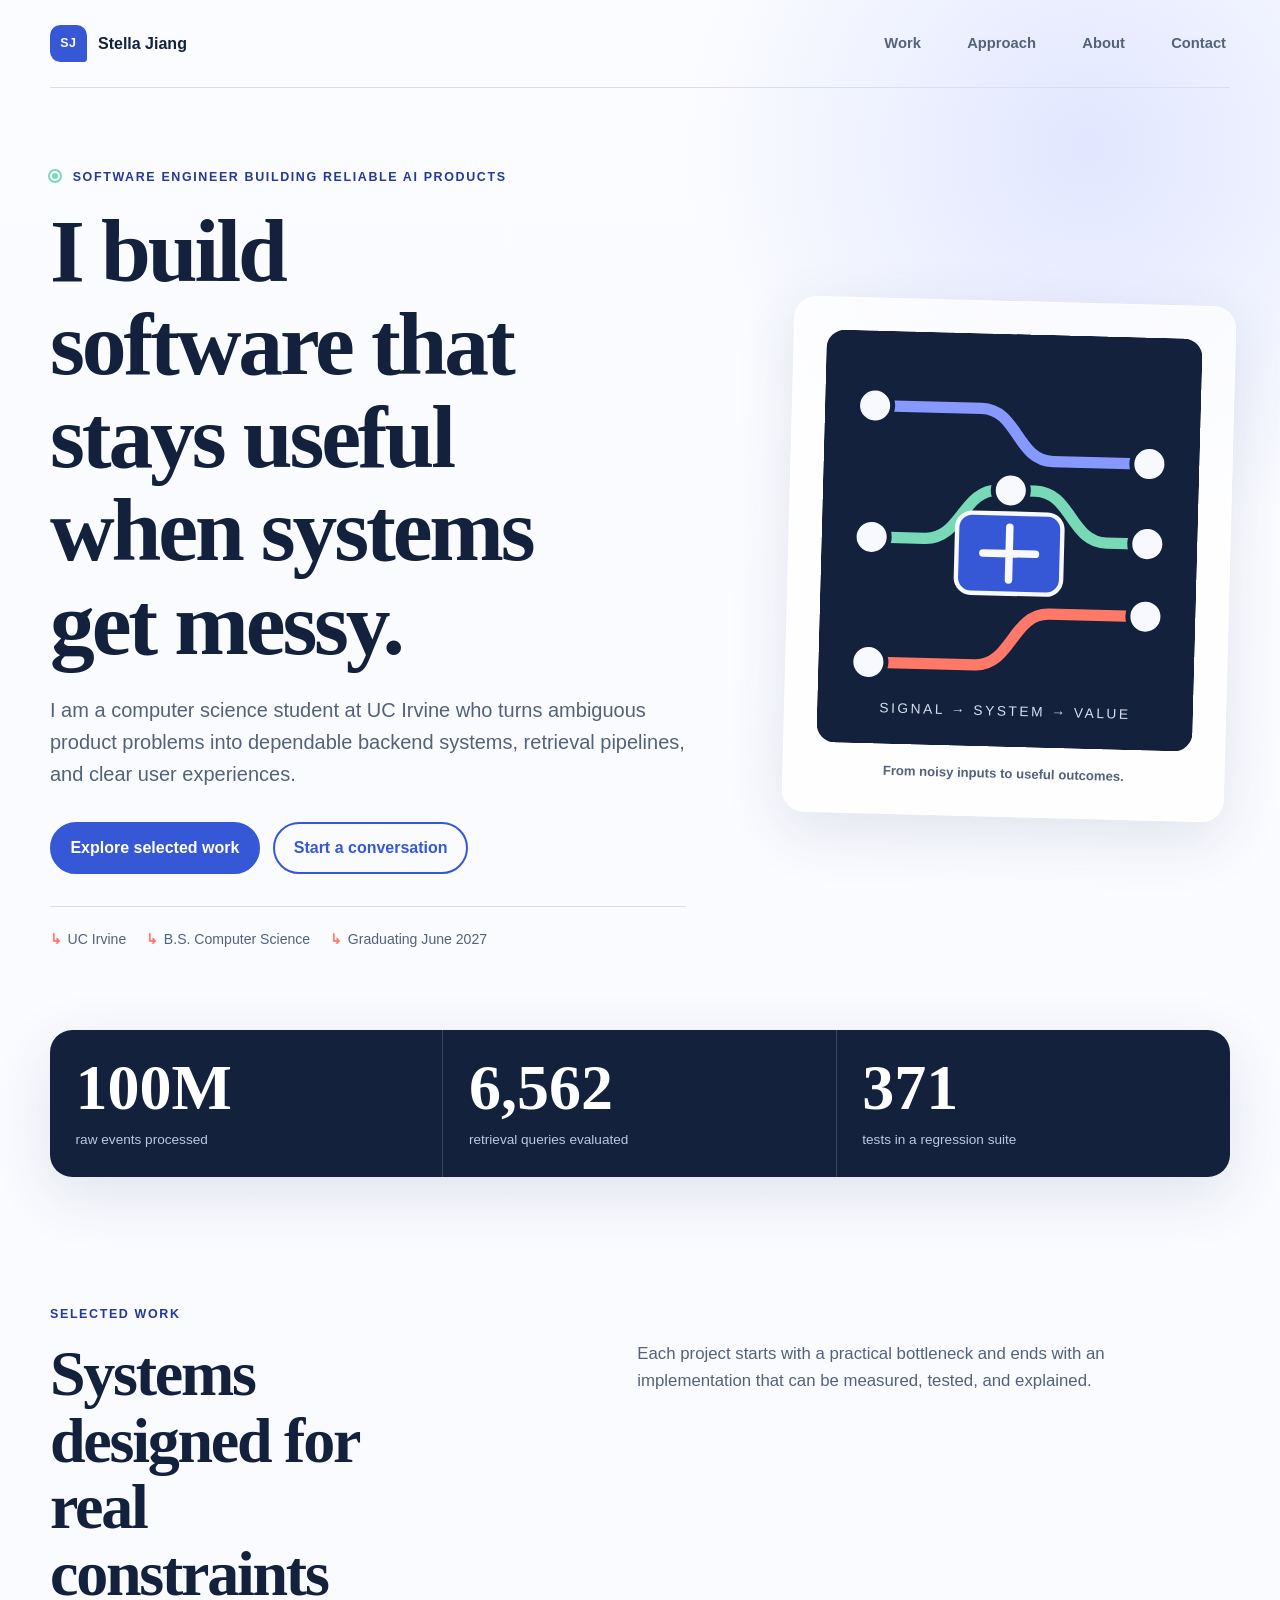
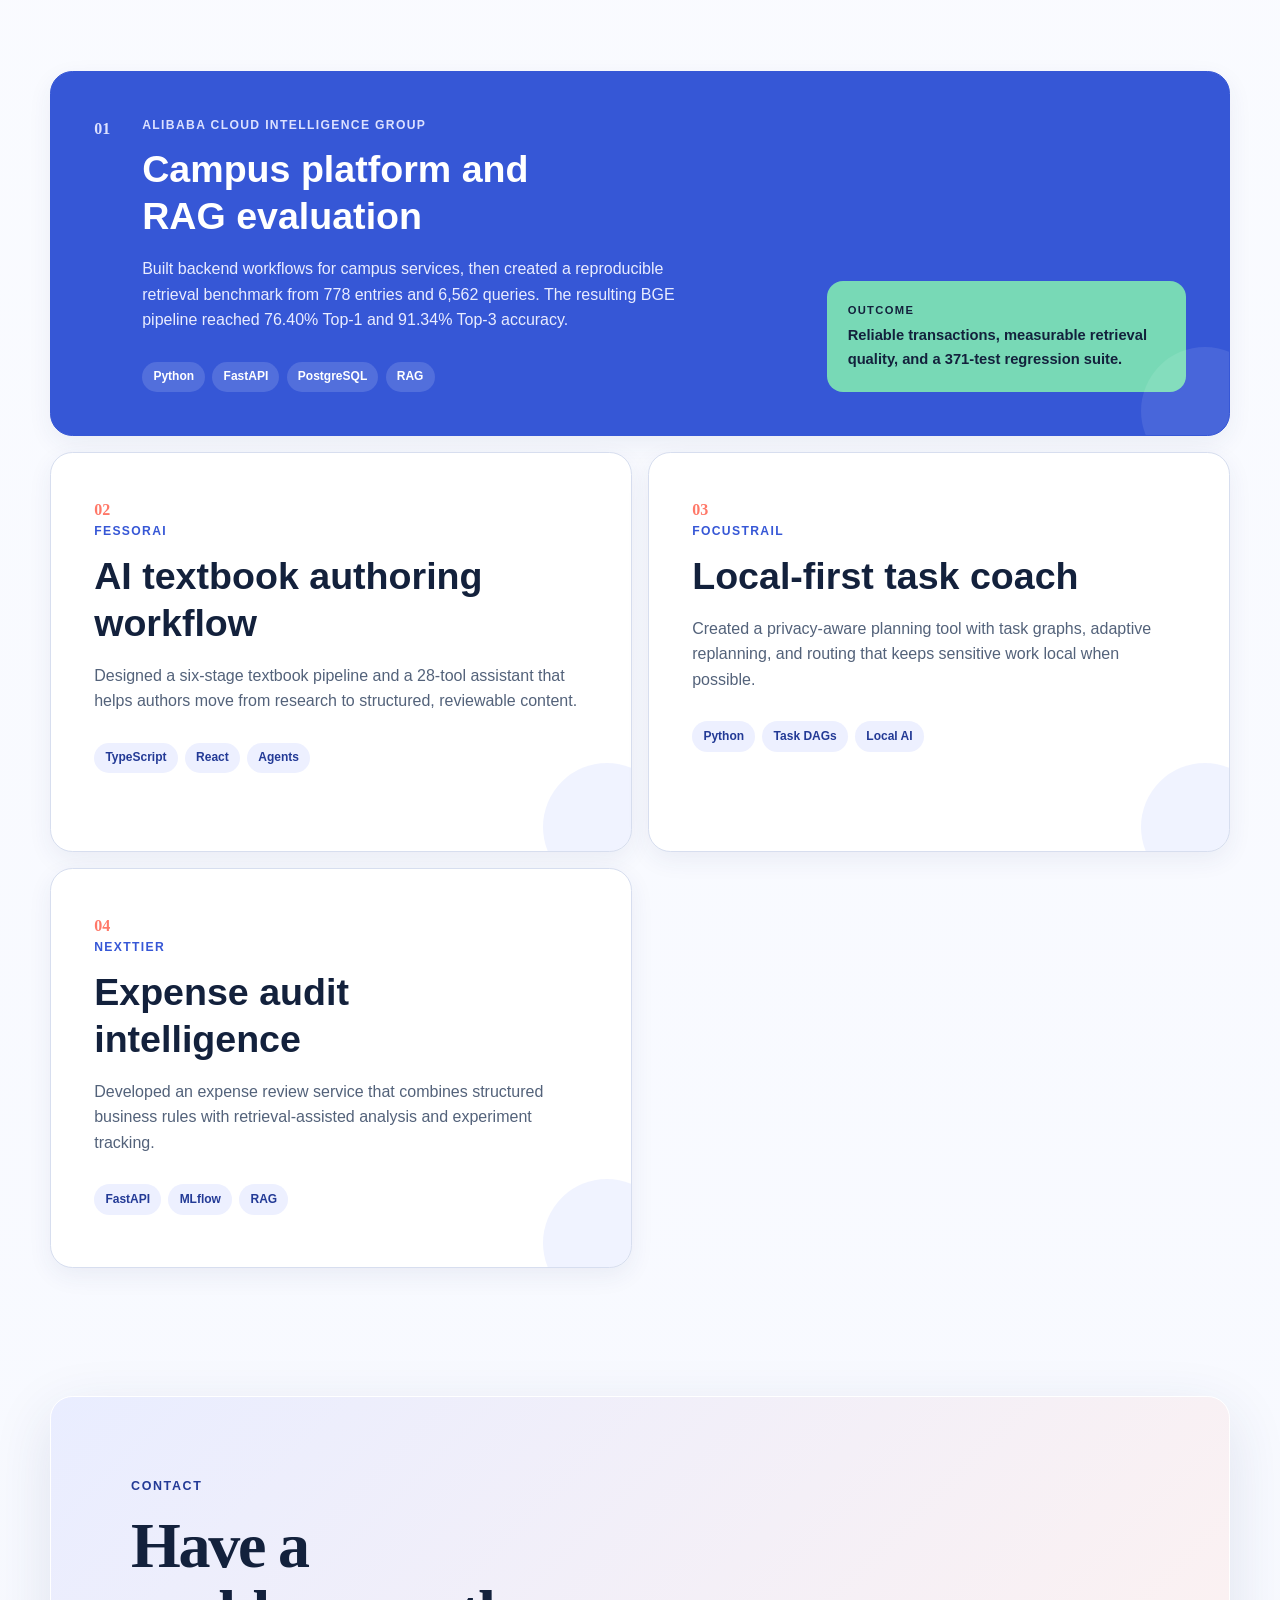
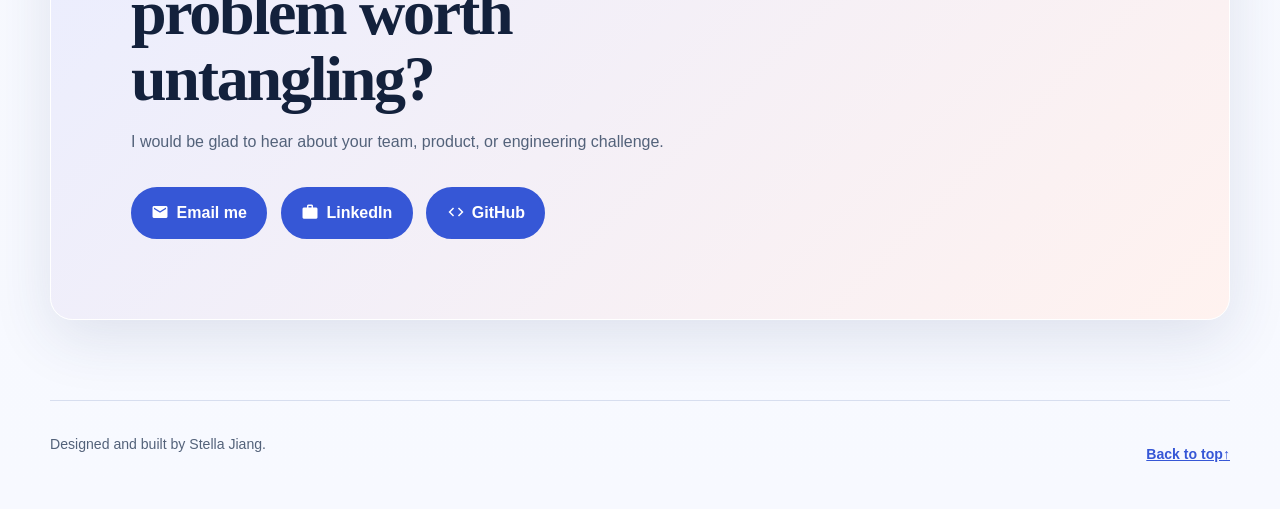
<file: index.html>
<!doctype html>
<html lang="en">
<head>
  <meta charset="utf-8">
  <meta name="viewport" content="width=device-width, initial-scale=1">
  <meta name="author" content="Stella (Yuxuan) Jiang">
  <meta name="description" content="Stella Jiang's software engineering portfolio, featuring reliable AI systems, backend platforms, and thoughtful product engineering.">
  <title>Stella Jiang | Software Engineer</title>
  <link rel="stylesheet" href="https://fonts.googleapis.com/icon?family=Material+Icons">
  <link rel="stylesheet" href="styles.css">
</head>
<body>
  <a class="skip-link" href="#main-content">Skip to main content</a>

  <!-- Shared navigation keeps the two-page portfolio easy to scan. -->
  <header class="site-header">
    <a class="brand" href="index.html" aria-label="Stella Jiang, home" aria-current="page">
      <span class="brand-mark" aria-hidden="true">SJ</span>
      <span>Stella Jiang</span>
    </a>
    <nav aria-label="Primary navigation">
      <ul class="nav-list">
        <li><a href="projects.html">Work</a></li>
        <li><a href="approach.html">Approach</a></li>
        <li><a href="about.html">About</a></li>
        <li><a href="#contact">Contact</a></li>
      </ul>
    </nav>
  </header>

  <main id="main-content">
    <!-- The hero introduces the engineering focus and its visual signal metaphor. -->
    <section class="hero" id="top" aria-labelledby="hero-title">
      <div class="hero-copy">
        <p class="eyebrow"><span class="status-dot" aria-hidden="true"></span> Software engineer building reliable AI products</p>
        <h1 id="hero-title">I build software that stays useful when systems get messy.</h1>
        <p class="hero-intro">I am a computer science student at UC Irvine who turns ambiguous product problems into dependable backend systems, retrieval pipelines, and clear user experiences.</p>
        <div class="hero-actions">
          <a class="button button-primary" href="projects.html">Explore selected work</a>
          <a class="button button-secondary" href="#contact">Start a conversation</a>
        </div>
        <ul class="quick-facts" aria-label="Quick facts">
          <li>UC Irvine</li>
          <li>B.S. Computer Science</li>
          <li>Graduating June 2027</li>
        </ul>
      </div>
      <figure class="hero-visual">
        <img src="assets/system-signal.svg" alt="A stylized software pipeline moving from raw signals through an engineering system to a dependable product.">
        <figcaption>From noisy inputs to useful outcomes.</figcaption>
      </figure>
    </section>

    <!-- Outcome metrics give recruiters quick, verifiable project context. -->
    <section class="proof-strip" aria-label="Selected engineering outcomes">
      <div><strong>100M</strong><span>raw events processed</span></div>
      <div><strong>6,562</strong><span>retrieval queries evaluated</span></div>
      <div><strong>371</strong><span>tests in a regression suite</span></div>
    </section>

    <!-- Project summaries lead into the detailed case-study page. -->
    <section class="section" id="work" aria-labelledby="work-title">
      <div class="section-heading">
        <p class="eyebrow">Selected work</p>
        <h2 id="work-title">Systems designed for real constraints</h2>
        <p>Each project starts with a practical bottleneck and ends with an implementation that can be measured, tested, and explained.</p>
      </div>

      <div class="project-grid">
        <article class="project-card project-featured">
          <div class="project-number" aria-hidden="true">01</div>
          <div>
            <p class="project-label">Alibaba Cloud Intelligence Group</p>
            <h3>Campus platform and RAG evaluation</h3>
            <p>Built backend workflows for campus services, then created a reproducible retrieval benchmark from 778 entries and 6,562 queries. The resulting BGE pipeline reached 76.40% Top-1 and 91.34% Top-3 accuracy.</p>
            <ul class="tag-list" aria-label="Technologies used">
              <li>Python</li><li>FastAPI</li><li>PostgreSQL</li><li>RAG</li>
            </ul>
          </div>
          <p class="project-result"><span>Outcome</span> Reliable transactions, measurable retrieval quality, and a 371-test regression suite.</p>
        </article>

        <article class="project-card">
          <div class="project-number" aria-hidden="true">02</div>
          <p class="project-label">FessorAI</p>
          <h3>AI textbook authoring workflow</h3>
          <p>Designed a six-stage textbook pipeline and a 28-tool assistant that helps authors move from research to structured, reviewable content.</p>
          <ul class="tag-list" aria-label="Technologies used">
            <li>TypeScript</li><li>React</li><li>Agents</li>
          </ul>
        </article>

        <article class="project-card">
          <div class="project-number" aria-hidden="true">03</div>
          <p class="project-label">FocusTrail</p>
          <h3>Local-first task coach</h3>
          <p>Created a privacy-aware planning tool with task graphs, adaptive replanning, and routing that keeps sensitive work local when possible.</p>
          <ul class="tag-list" aria-label="Technologies used">
            <li>Python</li><li>Task DAGs</li><li>Local AI</li>
          </ul>
        </article>

        <article class="project-card">
          <div class="project-number" aria-hidden="true">04</div>
          <p class="project-label">NextTier</p>
          <h3>Expense audit intelligence</h3>
          <p>Developed an expense review service that combines structured business rules with retrieval-assisted analysis and experiment tracking.</p>
          <ul class="tag-list" aria-label="Technologies used">
            <li>FastAPI</li><li>MLflow</li><li>RAG</li>
          </ul>
        </article>
      </div>
    </section>

    <!-- Contact links provide direct next steps without requiring JavaScript. -->
    <section class="contact" id="contact" aria-labelledby="contact-title">
      <p class="eyebrow">Contact</p>
      <h2 id="contact-title">Have a problem worth untangling?</h2>
      <p>I would be glad to hear about your team, product, or engineering challenge.</p>
      <div class="contact-links">
        <a href="mailto:jyxsju@gmail.com"><span class="material-icons" aria-hidden="true">mail</span>Email me</a>
        <a href="https://www.linkedin.com/in/yuxuanstellajiang"><span class="material-icons" aria-hidden="true">work</span>LinkedIn</a>
        <a href="https://github.com/lalalastella"><span class="material-icons" aria-hidden="true">code</span>GitHub</a>
      </div>
    </section>
  </main>

  <footer>
    <p>Designed and built by Stella Jiang.</p>
    <a href="#top">Back to top <span aria-hidden="true">↑</span></a>
  </footer>
</body>
</html>
</file>
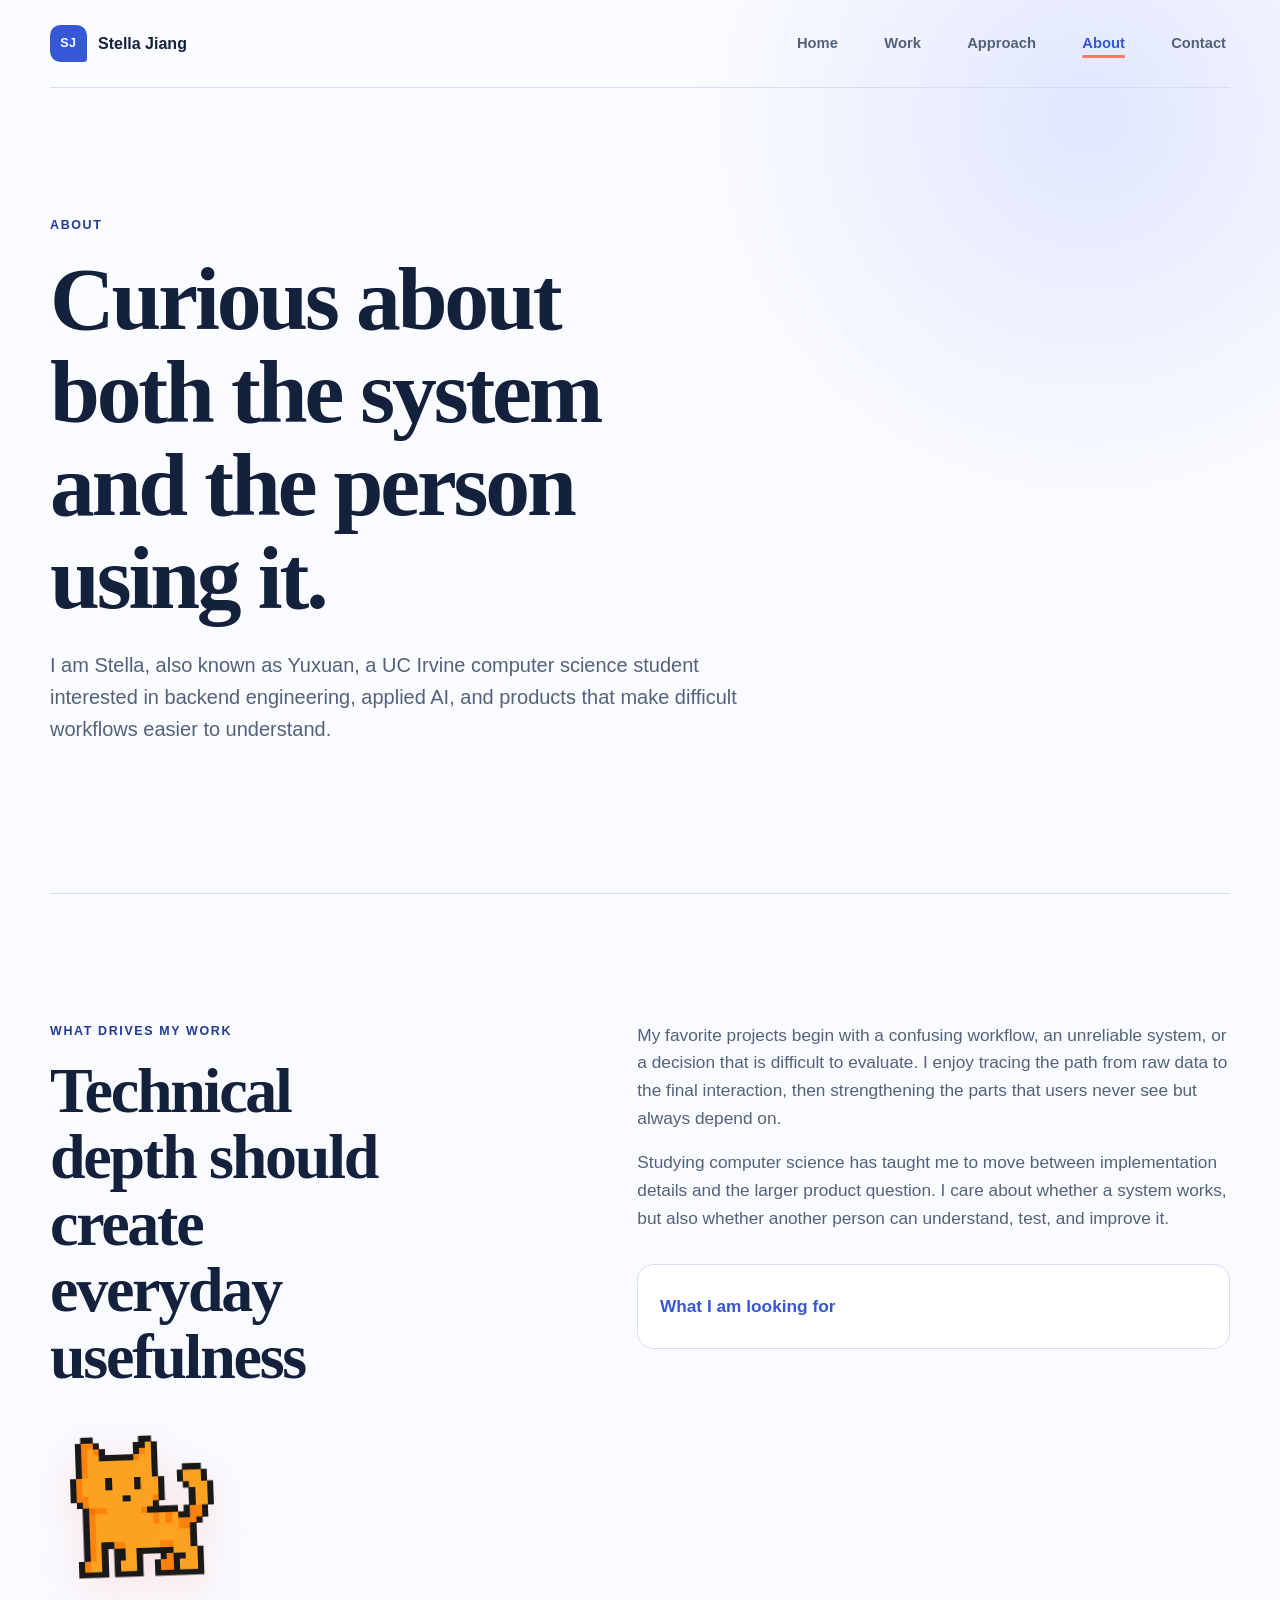
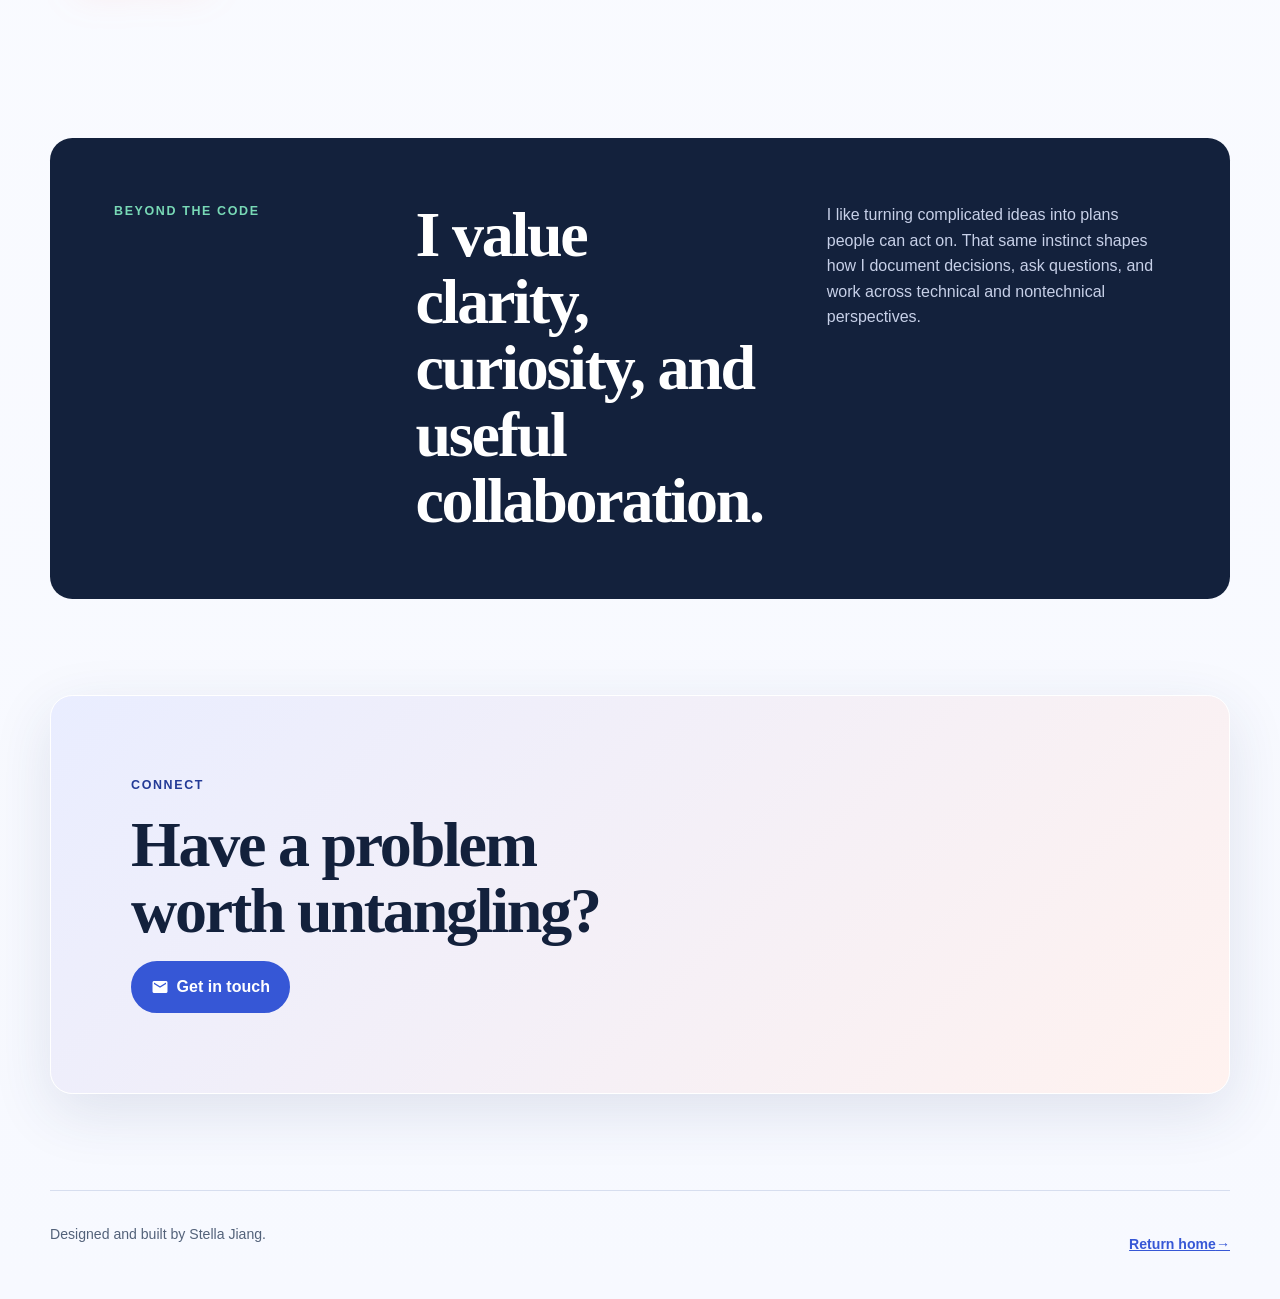
<file: about.html>
<!doctype html>
<html lang="en">
<head>
  <meta charset="utf-8">
  <meta name="viewport" content="width=device-width, initial-scale=1">
  <meta name="author" content="Stella (Yuxuan) Jiang">
  <meta name="description" content="About Stella Jiang, a UC Irvine computer science student focused on backend engineering and applied AI.">
  <title>About | Stella Jiang</title>
  <link rel="stylesheet" href="https://fonts.googleapis.com/icon?family=Material+Icons">
  <link rel="stylesheet" href="styles.css">
</head>
<body>
  <a class="skip-link" href="#main-content">Skip to main content</a>

  <header class="site-header">
    <a class="brand" href="index.html" aria-label="Stella Jiang, home">
      <span class="brand-mark" aria-hidden="true">SJ</span>
      <span>Stella Jiang</span>
    </a>
    <nav aria-label="Primary navigation">
      <ul class="nav-list">
        <li><a href="index.html">Home</a></li>
        <li><a href="projects.html">Work</a></li>
        <li><a href="approach.html">Approach</a></li>
        <li><a href="about.html" aria-current="page">About</a></li>
        <li><a href="index.html#contact">Contact</a></li>
      </ul>
    </nav>
  </header>

  <main id="main-content">
    <section class="subpage-hero" aria-labelledby="page-title">
      <p class="eyebrow">About</p>
      <h1 id="page-title">Curious about both the system and the person using it.</h1>
      <p>I am Stella, also known as Yuxuan, a UC Irvine computer science student interested in backend engineering, applied AI, and products that make difficult workflows easier to understand.</p>
    </section>

    <section class="section about about-page" aria-labelledby="about-focus-title">
      <div class="section-heading">
        <p class="eyebrow">What drives my work</p>
        <h2 id="about-focus-title">Technical depth should create everyday usefulness</h2>
        <img class="about-mascot" src="assets/stella-pixel-cat.png" alt="An orange pixel-art cat with a curled tail.">
      </div>
      <div class="about-copy">
        <p>My favorite projects begin with a confusing workflow, an unreliable system, or a decision that is difficult to evaluate. I enjoy tracing the path from raw data to the final interaction, then strengthening the parts that users never see but always depend on.</p>
        <p>Studying computer science has taught me to move between implementation details and the larger product question. I care about whether a system works, but also whether another person can understand, test, and improve it.</p>
        <details>
          <summary>What I am looking for</summary>
          <p>I am seeking software engineering and applied AI opportunities where I can contribute to production systems, learn from rigorous teammates, and keep improving how intelligent products are evaluated.</p>
        </details>
      </div>
    </section>

    <aside class="profile-note" aria-labelledby="profile-note-title">
      <p class="eyebrow">Beyond the code</p>
      <h2 id="profile-note-title">I value clarity, curiosity, and useful collaboration.</h2>
      <p>I like turning complicated ideas into plans people can act on. That same instinct shapes how I document decisions, ask questions, and work across technical and nontechnical perspectives.</p>
    </aside>

    <section class="next-step" aria-labelledby="next-title">
      <p class="eyebrow">Connect</p>
      <h2 id="next-title">Have a problem worth untangling?</h2>
      <a class="button button-primary" href="index.html#contact"><span class="material-icons" aria-hidden="true">mail</span>Get in touch</a>
    </section>
  </main>

  <footer>
    <p>Designed and built by Stella Jiang.</p>
    <a href="index.html">Return home <span aria-hidden="true">→</span></a>
  </footer>
</body>
</html>
</file>
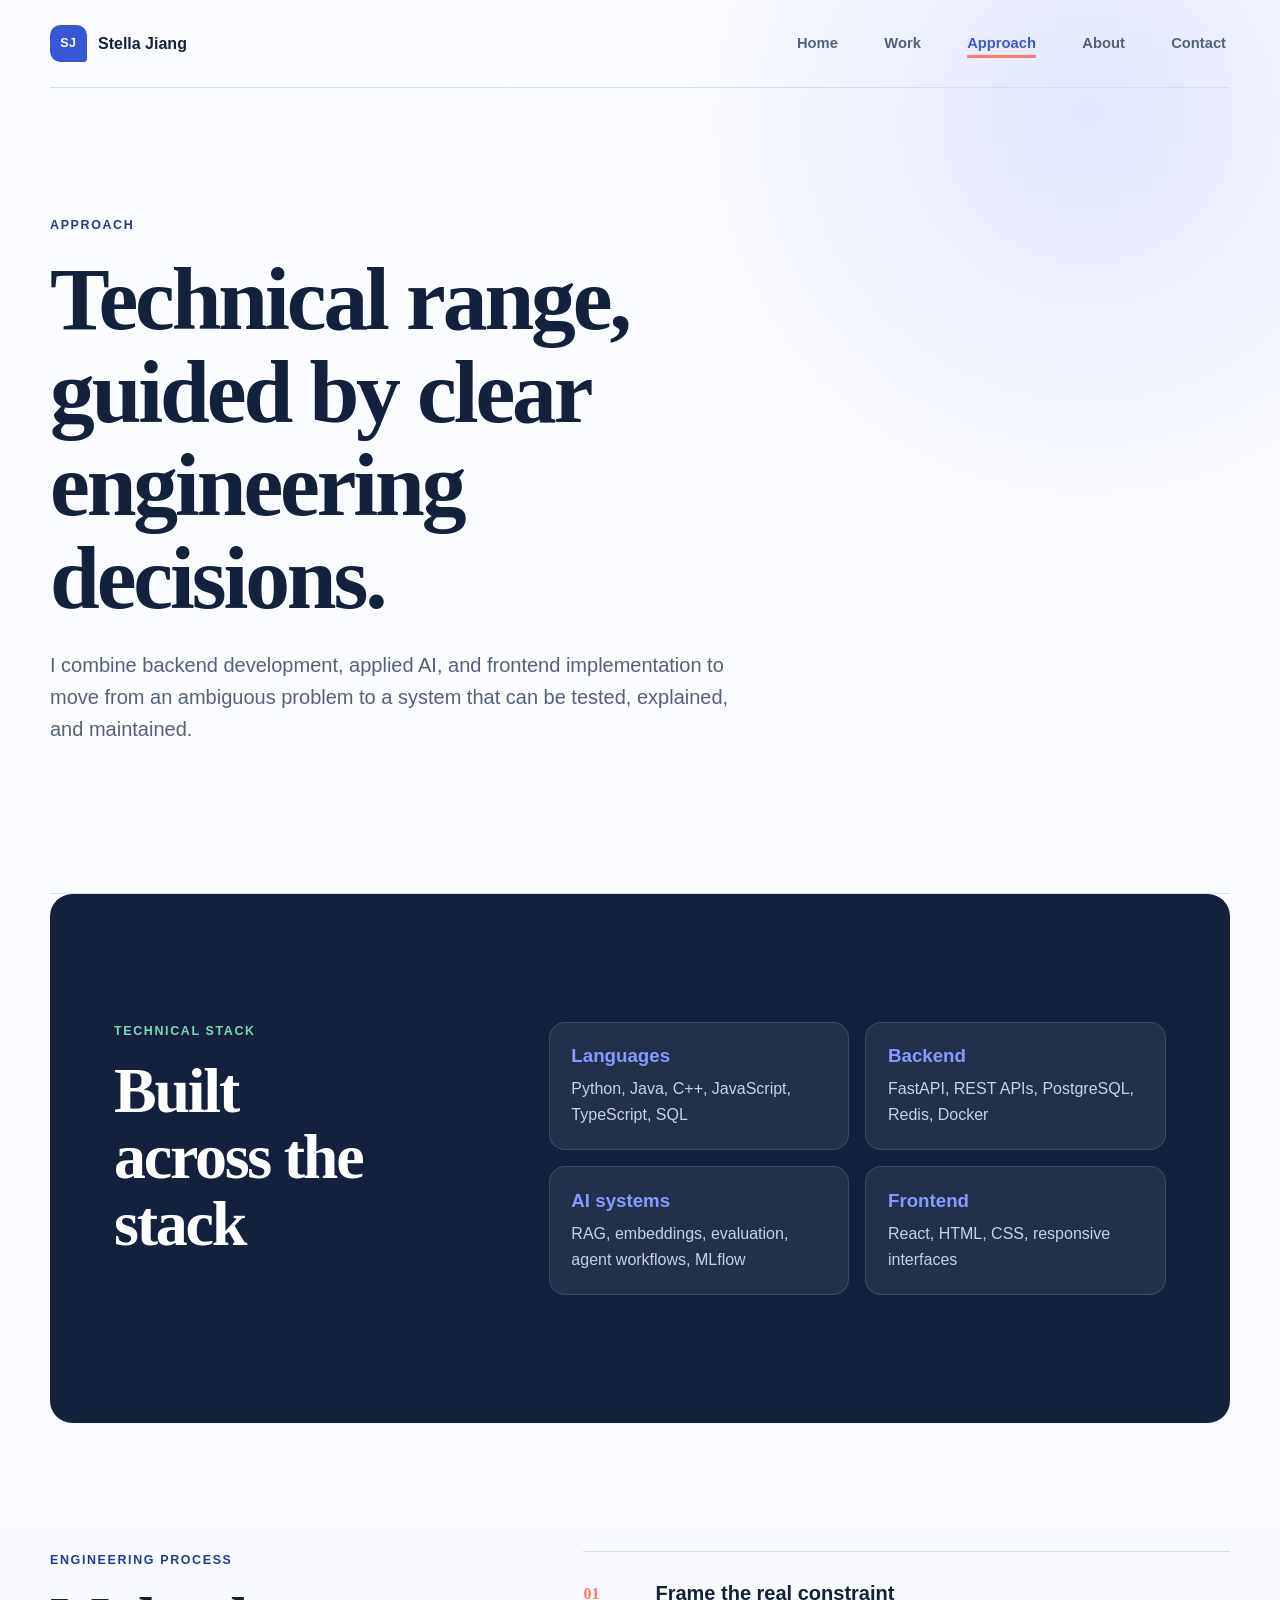
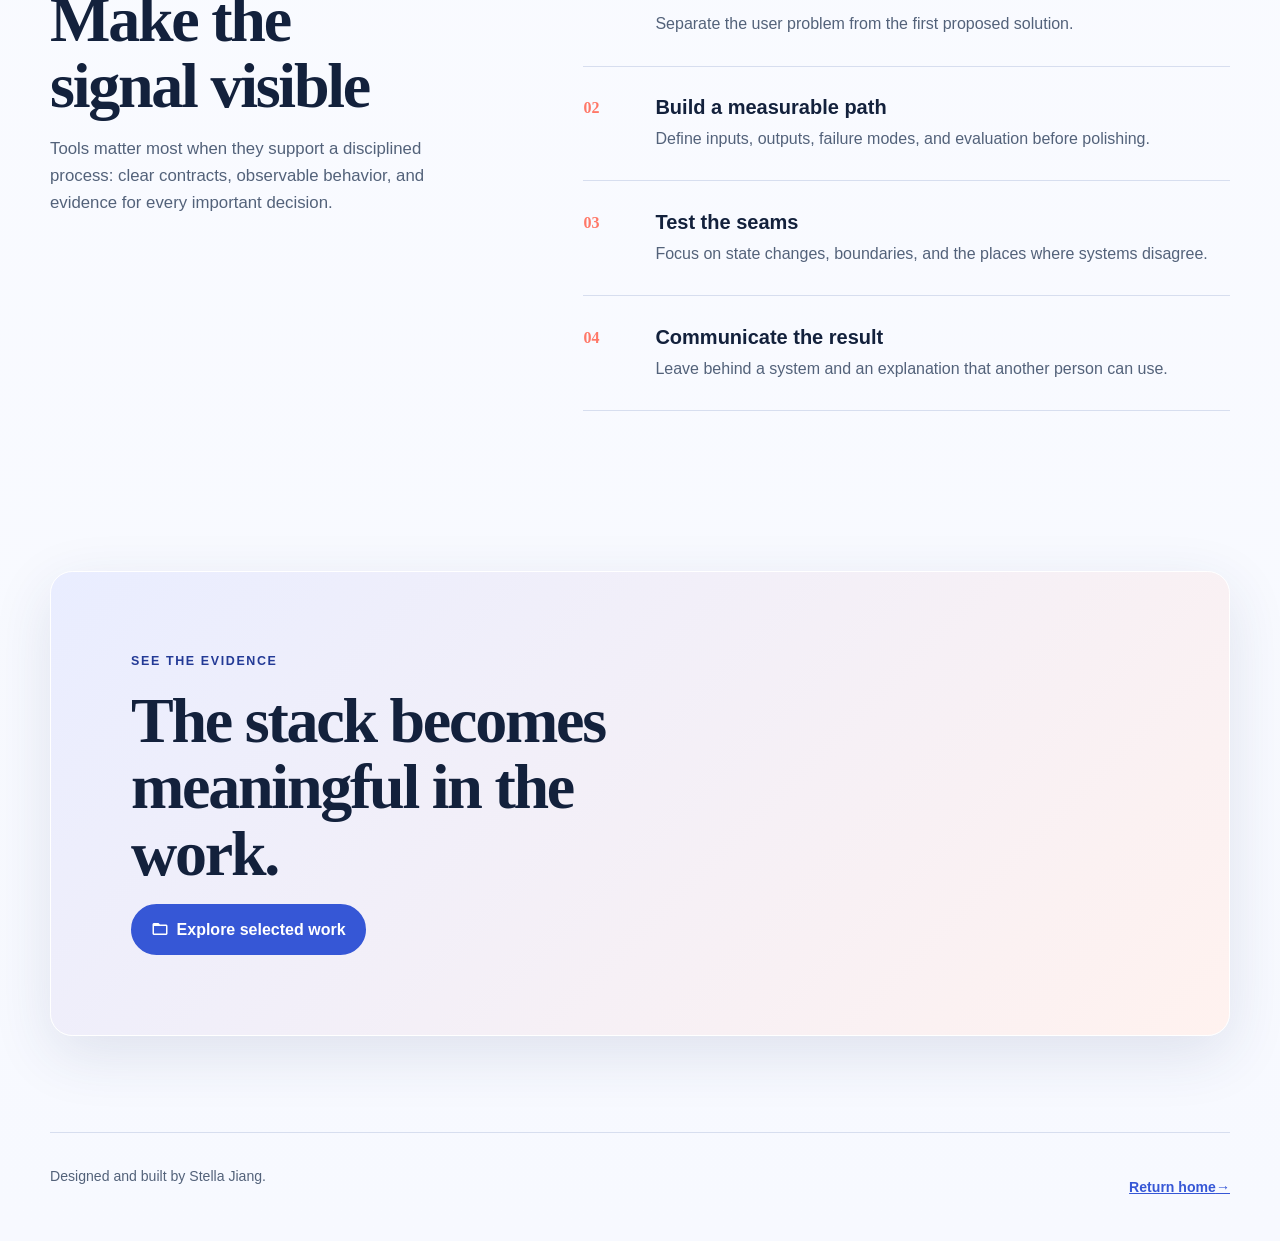
<file: approach.html>
<!doctype html>
<html lang="en">
<head>
  <meta charset="utf-8">
  <meta name="viewport" content="width=device-width, initial-scale=1">
  <meta name="author" content="Stella (Yuxuan) Jiang">
  <meta name="description" content="Stella Jiang's engineering skills, technical stack, and approach to building reliable software and AI systems.">
  <title>Approach | Stella Jiang</title>
  <link rel="stylesheet" href="https://fonts.googleapis.com/icon?family=Material+Icons">
  <link rel="stylesheet" href="styles.css">
</head>
<body>
  <a class="skip-link" href="#main-content">Skip to main content</a>

  <header class="site-header">
    <a class="brand" href="index.html" aria-label="Stella Jiang, home">
      <span class="brand-mark" aria-hidden="true">SJ</span>
      <span>Stella Jiang</span>
    </a>
    <nav aria-label="Primary navigation">
      <ul class="nav-list">
        <li><a href="index.html">Home</a></li>
        <li><a href="projects.html">Work</a></li>
        <li><a href="approach.html" aria-current="page">Approach</a></li>
        <li><a href="about.html">About</a></li>
        <li><a href="index.html#contact">Contact</a></li>
      </ul>
    </nav>
  </header>

  <main id="main-content">
    <section class="subpage-hero" aria-labelledby="page-title">
      <p class="eyebrow">Approach</p>
      <h1 id="page-title">Technical range, guided by clear engineering decisions.</h1>
      <p>I combine backend development, applied AI, and frontend implementation to move from an ambiguous problem to a system that can be tested, explained, and maintained.</p>
    </section>

    <section class="section toolbox" aria-labelledby="toolbox-title">
      <div>
        <p class="eyebrow">Technical stack</p>
        <h2 id="toolbox-title">Built across the stack</h2>
      </div>
      <div class="skill-groups">
        <article><h3>Languages</h3><p>Python, Java, C++, JavaScript, TypeScript, SQL</p></article>
        <article><h3>Backend</h3><p>FastAPI, REST APIs, PostgreSQL, Redis, Docker</p></article>
        <article><h3>AI systems</h3><p>RAG, embeddings, evaluation, agent workflows, MLflow</p></article>
        <article><h3>Frontend</h3><p>React, HTML, CSS, responsive interfaces</p></article>
      </div>
    </section>

    <section class="section approach" aria-labelledby="process-title">
      <div class="section-heading">
        <p class="eyebrow">Engineering process</p>
        <h2 id="process-title">Make the signal visible</h2>
        <p>Tools matter most when they support a disciplined process: clear contracts, observable behavior, and evidence for every important decision.</p>
      </div>
      <ol class="process-list">
        <li><span>01</span><div><h3>Frame the real constraint</h3><p>Separate the user problem from the first proposed solution.</p></div></li>
        <li><span>02</span><div><h3>Build a measurable path</h3><p>Define inputs, outputs, failure modes, and evaluation before polishing.</p></div></li>
        <li><span>03</span><div><h3>Test the seams</h3><p>Focus on state changes, boundaries, and the places where systems disagree.</p></div></li>
        <li><span>04</span><div><h3>Communicate the result</h3><p>Leave behind a system and an explanation that another person can use.</p></div></li>
      </ol>
    </section>

    <section class="next-step" aria-labelledby="next-title">
      <p class="eyebrow">See the evidence</p>
      <h2 id="next-title">The stack becomes meaningful in the work.</h2>
      <a class="button button-primary" href="projects.html"><span class="material-icons" aria-hidden="true">folder_open</span>Explore selected work</a>
    </section>
  </main>

  <footer>
    <p>Designed and built by Stella Jiang.</p>
    <a href="index.html">Return home <span aria-hidden="true">→</span></a>
  </footer>
</body>
</html>
</file>
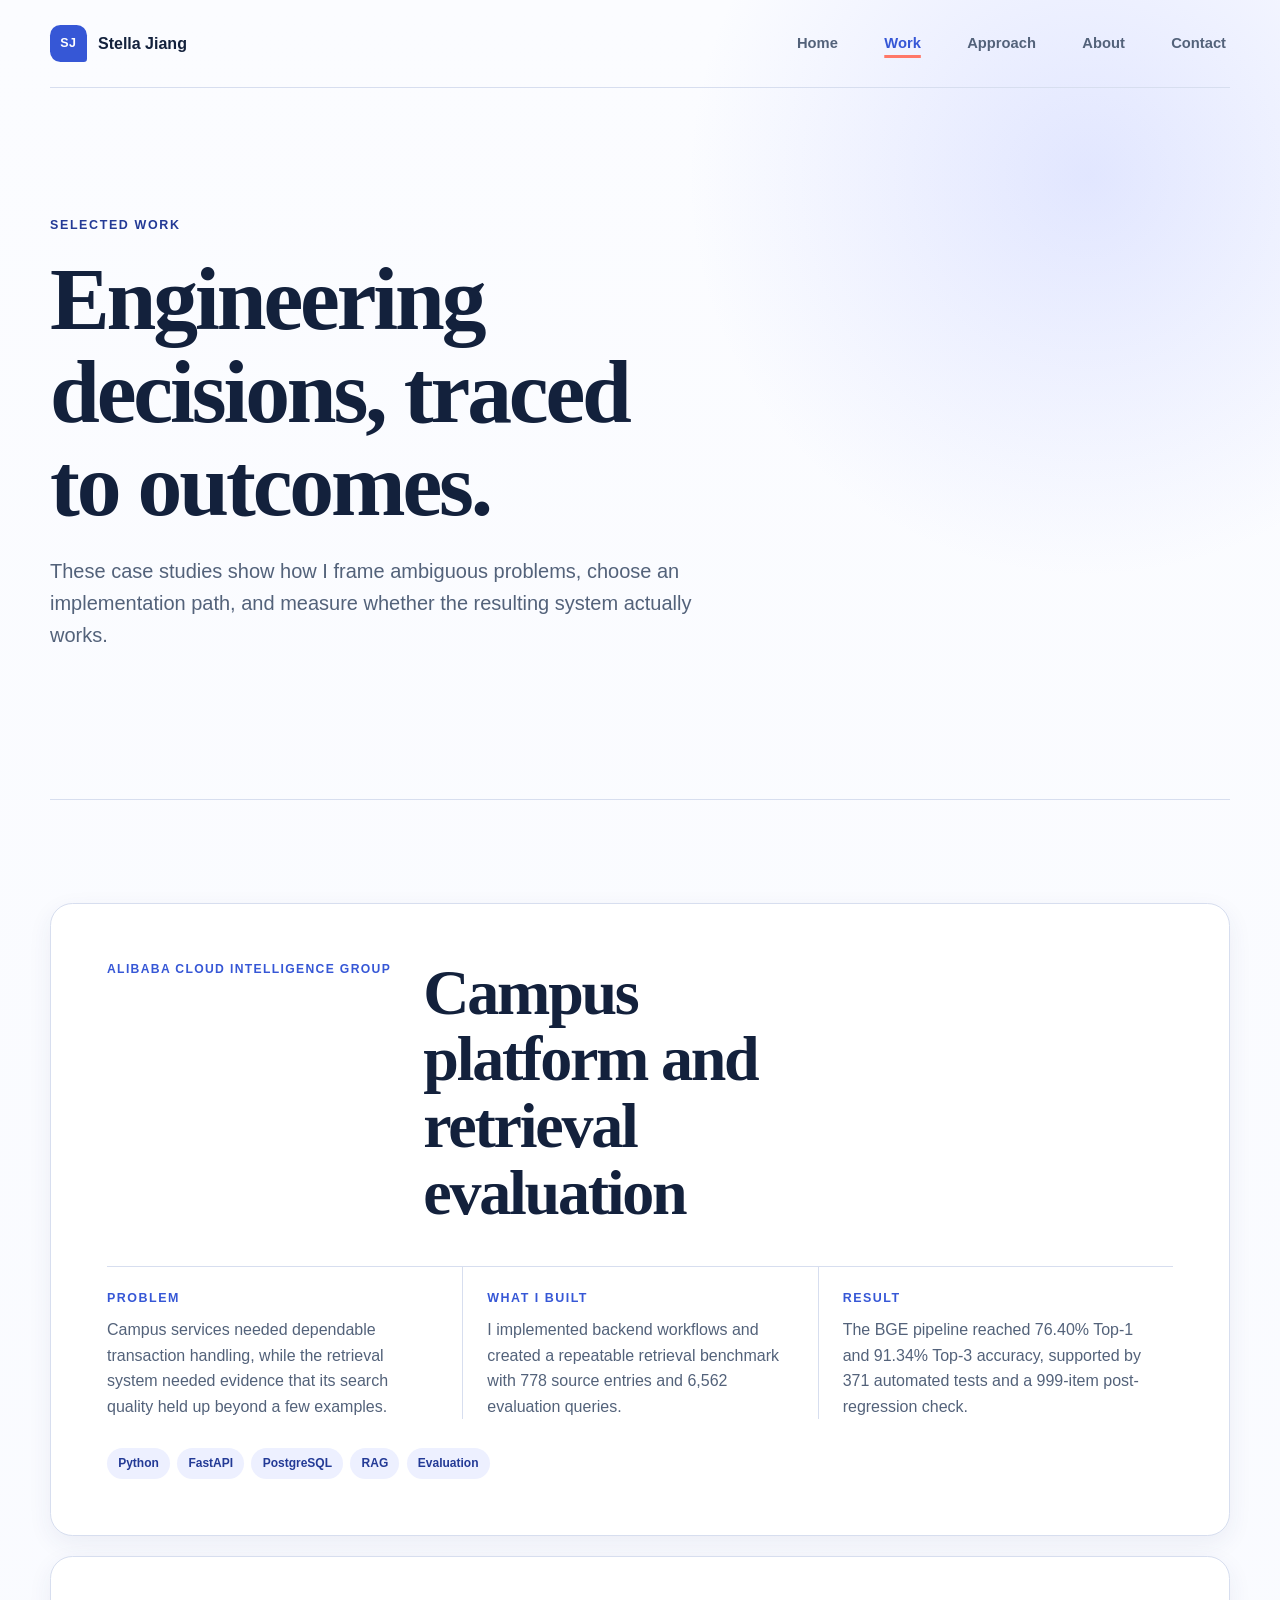
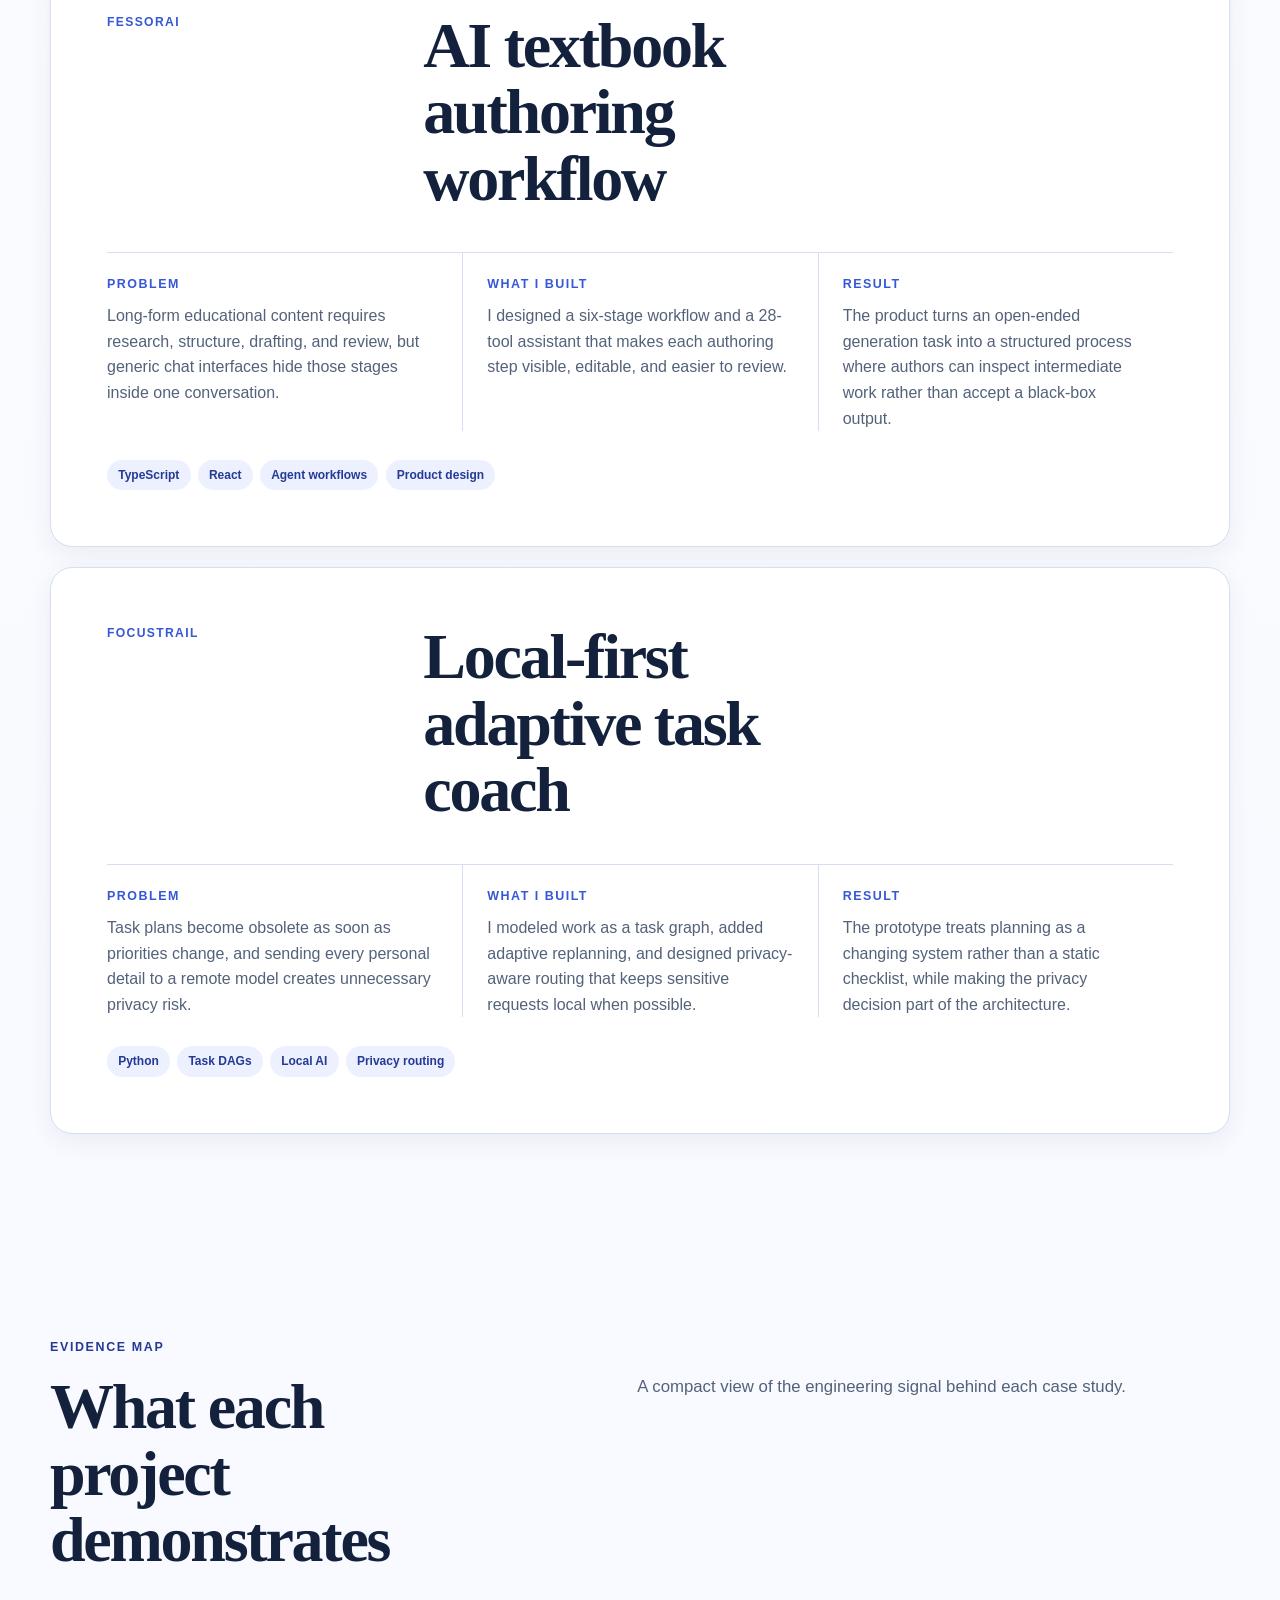
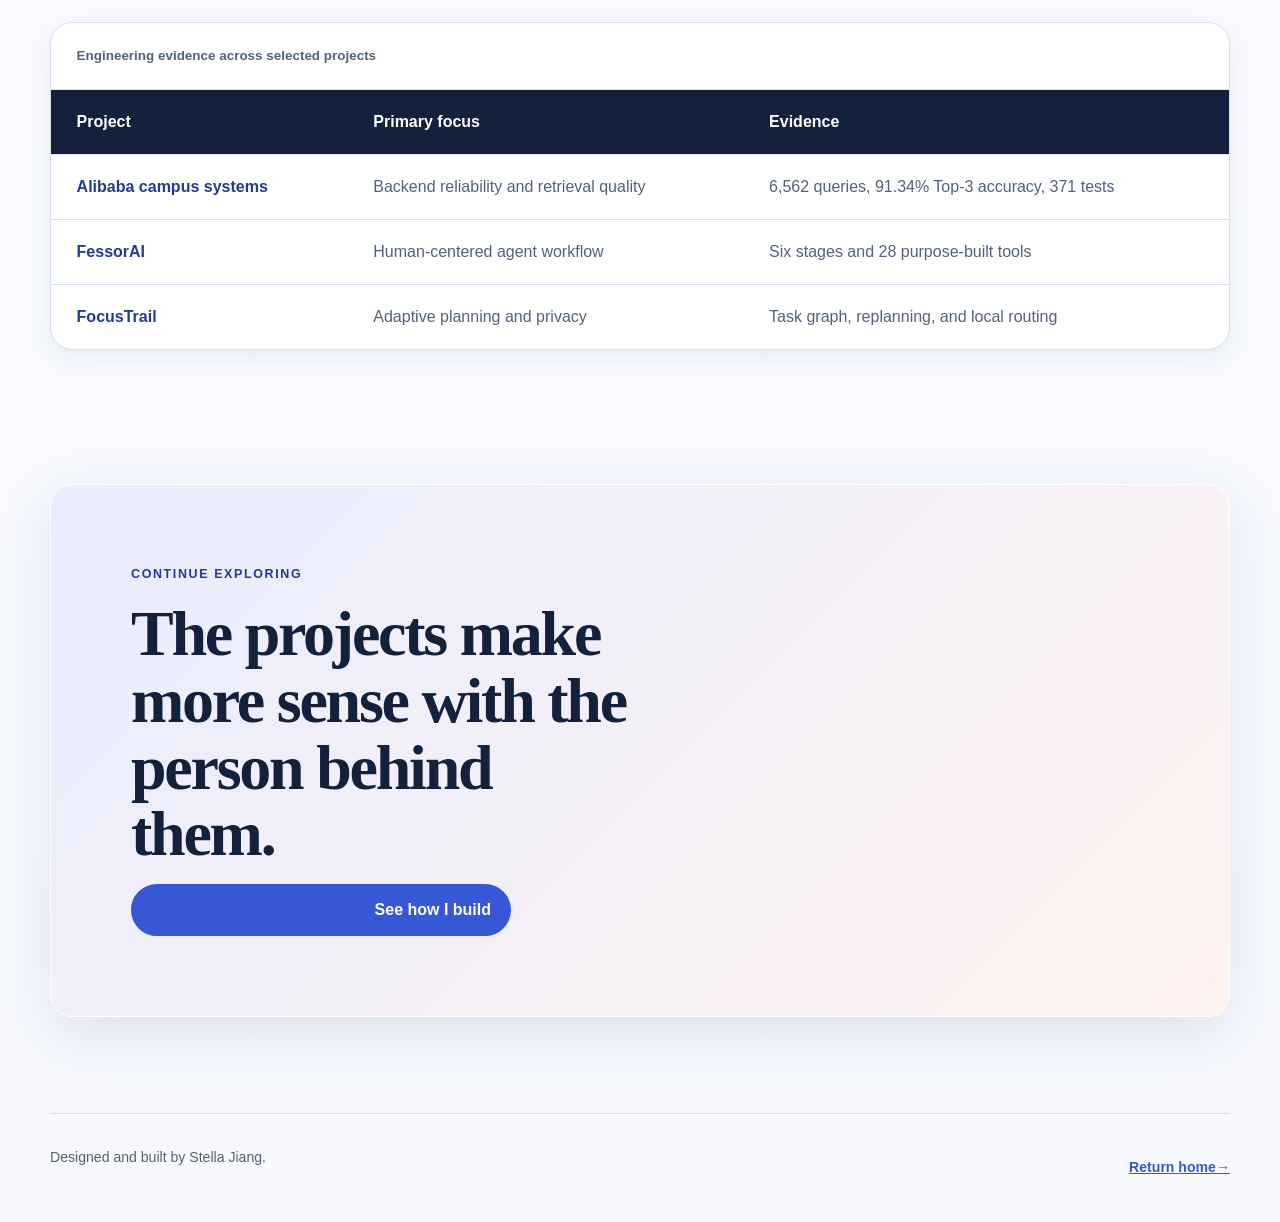
<file: projects.html>
<!doctype html>
<html lang="en">
<head>
  <meta charset="utf-8">
  <meta name="viewport" content="width=device-width, initial-scale=1">
  <meta name="author" content="Stella (Yuxuan) Jiang">
  <meta name="description" content="Selected software engineering and applied AI case studies by Stella Jiang.">
  <title>Selected Work | Stella Jiang</title>
  <link rel="stylesheet" href="https://fonts.googleapis.com/icon?family=Material+Icons">
  <link rel="stylesheet" href="styles.css">
</head>
<body>
  <a class="skip-link" href="#main-content">Skip to main content</a>

  <!-- Navigation mirrors the homepage and identifies the current page. -->
  <header class="site-header">
    <a class="brand" href="index.html" aria-label="Stella Jiang, home">
      <span class="brand-mark" aria-hidden="true">SJ</span>
      <span>Stella Jiang</span>
    </a>
    <nav aria-label="Primary navigation">
      <ul class="nav-list">
        <li><a href="index.html">Home</a></li>
        <li><a href="projects.html" aria-current="page">Work</a></li>
        <li><a href="approach.html">Approach</a></li>
        <li><a href="about.html">About</a></li>
        <li><a href="index.html#contact">Contact</a></li>
      </ul>
    </nav>
  </header>

  <main id="main-content">
    <section class="subpage-hero" aria-labelledby="page-title">
      <p class="eyebrow">Selected work</p>
      <h1 id="page-title">Engineering decisions, traced to outcomes.</h1>
      <p>These case studies show how I frame ambiguous problems, choose an implementation path, and measure whether the resulting system actually works.</p>
    </section>

    <!-- Each case study uses the same problem, build, and result structure. -->
    <section class="case-study-list" aria-label="Project case studies">
      <article class="case-study">
        <header>
          <p class="project-label">Alibaba Cloud Intelligence Group</p>
          <h2>Campus platform and retrieval evaluation</h2>
        </header>
        <div class="case-study-grid">
          <section aria-labelledby="alibaba-problem">
            <h3 id="alibaba-problem">Problem</h3>
            <p>Campus services needed dependable transaction handling, while the retrieval system needed evidence that its search quality held up beyond a few examples.</p>
          </section>
          <section aria-labelledby="alibaba-build">
            <h3 id="alibaba-build">What I built</h3>
            <p>I implemented backend workflows and created a repeatable retrieval benchmark with 778 source entries and 6,562 evaluation queries.</p>
          </section>
          <section aria-labelledby="alibaba-result">
            <h3 id="alibaba-result">Result</h3>
            <p>The BGE pipeline reached 76.40% Top-1 and 91.34% Top-3 accuracy, supported by 371 automated tests and a 999-item post-regression check.</p>
          </section>
        </div>
        <ul class="tag-list" aria-label="Alibaba project technologies">
          <li>Python</li><li>FastAPI</li><li>PostgreSQL</li><li>RAG</li><li>Evaluation</li>
        </ul>
      </article>

      <article class="case-study">
        <header>
          <p class="project-label">FessorAI</p>
          <h2>AI textbook authoring workflow</h2>
        </header>
        <div class="case-study-grid">
          <section aria-labelledby="fessor-problem">
            <h3 id="fessor-problem">Problem</h3>
            <p>Long-form educational content requires research, structure, drafting, and review, but generic chat interfaces hide those stages inside one conversation.</p>
          </section>
          <section aria-labelledby="fessor-build">
            <h3 id="fessor-build">What I built</h3>
            <p>I designed a six-stage workflow and a 28-tool assistant that makes each authoring step visible, editable, and easier to review.</p>
          </section>
          <section aria-labelledby="fessor-result">
            <h3 id="fessor-result">Result</h3>
            <p>The product turns an open-ended generation task into a structured process where authors can inspect intermediate work rather than accept a black-box output.</p>
          </section>
        </div>
        <ul class="tag-list" aria-label="FessorAI project technologies">
          <li>TypeScript</li><li>React</li><li>Agent workflows</li><li>Product design</li>
        </ul>
      </article>

      <article class="case-study">
        <header>
          <p class="project-label">FocusTrail</p>
          <h2>Local-first adaptive task coach</h2>
        </header>
        <div class="case-study-grid">
          <section aria-labelledby="focus-problem">
            <h3 id="focus-problem">Problem</h3>
            <p>Task plans become obsolete as soon as priorities change, and sending every personal detail to a remote model creates unnecessary privacy risk.</p>
          </section>
          <section aria-labelledby="focus-build">
            <h3 id="focus-build">What I built</h3>
            <p>I modeled work as a task graph, added adaptive replanning, and designed privacy-aware routing that keeps sensitive requests local when possible.</p>
          </section>
          <section aria-labelledby="focus-result">
            <h3 id="focus-result">Result</h3>
            <p>The prototype treats planning as a changing system rather than a static checklist, while making the privacy decision part of the architecture.</p>
          </section>
        </div>
        <ul class="tag-list" aria-label="FocusTrail project technologies">
          <li>Python</li><li>Task DAGs</li><li>Local AI</li><li>Privacy routing</li>
        </ul>
      </article>
    </section>

    <!-- The table uses explicit headers so relationships remain clear to screen readers. -->
    <section class="evidence-section" aria-labelledby="evidence-title">
      <div class="section-heading compact-heading">
        <p class="eyebrow">Evidence map</p>
        <h2 id="evidence-title">What each project demonstrates</h2>
        <p>A compact view of the engineering signal behind each case study.</p>
      </div>
      <div class="table-wrap" role="region" tabindex="0" aria-label="Scrollable project evidence table">
        <table>
          <caption>Engineering evidence across selected projects</caption>
          <thead>
            <tr>
              <th id="col-project" scope="col">Project</th>
              <th id="col-focus" scope="col">Primary focus</th>
              <th id="col-evidence" scope="col">Evidence</th>
            </tr>
          </thead>
          <tbody>
            <tr>
              <th id="row-alibaba" scope="row" headers="col-project">Alibaba campus systems</th>
              <td headers="row-alibaba col-focus">Backend reliability and retrieval quality</td>
              <td headers="row-alibaba col-evidence">6,562 queries, 91.34% Top-3 accuracy, 371 tests</td>
            </tr>
            <tr>
              <th id="row-fessor" scope="row" headers="col-project">FessorAI</th>
              <td headers="row-fessor col-focus">Human-centered agent workflow</td>
              <td headers="row-fessor col-evidence">Six stages and 28 purpose-built tools</td>
            </tr>
            <tr>
              <th id="row-focus" scope="row" headers="col-project">FocusTrail</th>
              <td headers="row-focus col-focus">Adaptive planning and privacy</td>
              <td headers="row-focus col-evidence">Task graph, replanning, and local routing</td>
            </tr>
          </tbody>
        </table>
      </div>
    </section>

    <section class="next-step" aria-labelledby="next-title">
      <p class="eyebrow">Continue exploring</p>
      <h2 id="next-title">The projects make more sense with the person behind them.</h2>
      <a class="button button-primary" href="approach.html"><span class="material-icons" aria-hidden="true">architecture</span>See how I build</a>
    </section>
  </main>

  <footer>
    <p>Designed and built by Stella Jiang.</p>
    <a href="index.html">Return home <span aria-hidden="true">→</span></a>
  </footer>
</body>
</html>
</file>
<file: styles.css>
:root {
  --ink: #13213c;
  --muted: #53627a;
  --paper: #f7f9ff;
  --surface: #ffffff;
  --line: #d7deef;
  --blue: #3657d6;
  --blue-dark: #233a96;
  --periwinkle: #8799ff;
  --coral: #ff7868;
  --mint: #78d9b6;
  --shadow: 0 18px 60px rgba(41, 56, 111, 0.12);
  --radius: 1.4rem;
}

/* Foundation and shared page frame */
* { box-sizing: border-box; }

html { scroll-behavior: smooth; }

body {
  margin: 0;
  color: var(--ink);
  background:
    radial-gradient(circle at 85% 4%, rgba(135, 153, 255, 0.22), transparent 25rem),
    linear-gradient(180deg, #fbfcff 0%, var(--paper) 100%);
  font-family: Inter, ui-sans-serif, -apple-system, BlinkMacSystemFont, "Segoe UI", sans-serif;
  line-height: 1.6;
}

a { color: inherit; }

img { display: block; max-width: 100%; }

.skip-link {
  position: fixed;
  top: 0.75rem;
  left: 0.75rem;
  z-index: 100;
  padding: 0.65rem 0.9rem;
  color: white;
  background: var(--ink);
  border-radius: 0.5rem;
  transform: translateY(-150%);
}

.skip-link:focus { transform: translateY(0); }

.site-header,
main,
footer {
  width: min(1180px, calc(100% - 3rem));
  margin-inline: auto;
}

.site-header {
  display: flex;
  align-items: center;
  justify-content: space-between;
  min-height: 5.5rem;
  border-bottom: 1px solid var(--line);
}

.brand {
  display: inline-flex;
  min-height: 2.75rem;
  gap: 0.7rem;
  align-items: center;
  font-weight: 800;
  text-decoration: none;
}

.brand-mark {
  display: grid;
  width: 2.3rem;
  aspect-ratio: 1;
  place-items: center;
  color: white;
  background: var(--blue);
  border-radius: 0.65rem 0.65rem 0.2rem 0.65rem;
  font-size: 0.78rem;
  letter-spacing: 0.04em;
}

.nav-list {
  display: flex;
  gap: clamp(1rem, 3vw, 2.4rem);
  margin: 0;
  padding: 0;
  list-style: none;
}

.nav-list a {
  display: inline-flex;
  min-height: 2.75rem;
  padding-inline: 0.25rem;
  align-items: center;
  color: var(--muted);
  font-size: 0.92rem;
  font-weight: 700;
  text-decoration: none;
}

.nav-list a:hover { color: var(--blue); }

.nav-list a[aria-current="page"] {
  color: var(--blue);
  text-decoration: underline;
  text-decoration-color: var(--coral);
  text-decoration-thickness: 0.18rem;
  text-underline-offset: 0.45rem;
}

:focus-visible {
  outline: 3px solid var(--coral);
  outline-offset: 4px;
}

/* Homepage introduction */
.hero {
  display: grid;
  grid-template-columns: 1.18fr 0.82fr;
  gap: clamp(2.5rem, 8vw, 7rem);
  align-items: center;
  min-height: 43rem;
  padding-block: 5rem;
}

.hero-copy,
.hero-visual { min-width: 0; }

.eyebrow {
  margin: 0 0 1rem;
  color: var(--blue-dark);
  font-size: 0.78rem;
  font-weight: 850;
  letter-spacing: 0.13em;
  text-transform: uppercase;
}

.status-dot {
  display: inline-block;
  width: 0.65rem;
  height: 0.65rem;
  margin-right: 0.45rem;
  background: var(--mint);
  border: 2px solid white;
  border-radius: 50%;
  box-shadow: 0 0 0 2px var(--mint);
}

h1, h2, h3, p { margin-top: 0; }

h1, h2 {
  font-family: Georgia, "Times New Roman", serif;
  line-height: 1.04;
  letter-spacing: -0.035em;
}

h1 {
  max-width: 12ch;
  margin-bottom: 1.5rem;
  font-size: clamp(3.2rem, 7vw, 6.7rem);
}

h2 {
  margin-bottom: 1rem;
  font-size: clamp(2.25rem, 5vw, 4.6rem);
}

h3 { line-height: 1.25; }

.hero-intro {
  max-width: 60ch;
  color: var(--muted);
  font-size: clamp(1.05rem, 2vw, 1.25rem);
}

.hero-actions,
.contact-links {
  display: flex;
  flex-wrap: wrap;
  gap: 0.85rem;
  margin-top: 2rem;
}

.button,
.contact-links a {
  display: inline-flex;
  min-height: 3rem;
  gap: 0.45rem;
  padding: 0.7rem 1.15rem;
  align-items: center;
  justify-content: center;
  border: 2px solid var(--blue);
  border-radius: 999px;
  font-weight: 800;
  text-decoration: none;
}

.material-icons {
  font-size: 1.15em;
  line-height: 1;
}

.button-primary { color: white; background: var(--blue); }
.button-primary:hover { background: var(--blue-dark); border-color: var(--blue-dark); }
.button-secondary { color: var(--blue); background: transparent; }
.button-secondary:hover { background: #edf0ff; }

.quick-facts {
  display: flex;
  flex-wrap: wrap;
  gap: 0.65rem 1.25rem;
  margin: 2rem 0 0;
  padding: 1.3rem 0 0;
  border-top: 1px solid var(--line);
  color: var(--muted);
  font-size: 0.88rem;
  list-style: none;
}

.quick-facts li::before {
  content: "↳";
  margin-right: 0.35rem;
  color: var(--coral);
  font-weight: 900;
}

.hero-visual {
  width: 100%;
  margin: 0;
  padding: clamp(1.25rem, 3vw, 2rem);
  background: rgba(255, 255, 255, 0.75);
  border: 1px solid white;
  border-radius: var(--radius);
  box-shadow: var(--shadow);
  transform: rotate(1.5deg);
}

.hero-visual figcaption {
  margin-top: 1rem;
  color: var(--muted);
  font-size: 0.82rem;
  font-weight: 700;
  text-align: center;
}

.proof-strip {
  display: grid;
  grid-template-columns: repeat(3, 1fr);
  overflow: hidden;
  color: white;
  background: var(--ink);
  border-radius: var(--radius);
  box-shadow: var(--shadow);
}

.proof-strip div {
  display: flex;
  min-height: 9.2rem;
  padding: 1.6rem;
  flex-direction: column;
  justify-content: center;
  border-right: 1px solid rgba(255, 255, 255, 0.16);
}

.proof-strip div:last-child { border-right: 0; }
.proof-strip strong { font-family: Georgia, serif; font-size: clamp(2.2rem, 5vw, 4rem); line-height: 1; }
.proof-strip span { margin-top: 0.55rem; color: #bdc8e3; font-size: 0.85rem; }

/* Reusable content sections and project cards */
.section { padding-block: clamp(5rem, 10vw, 9rem); }

.section-heading {
  display: grid;
  grid-template-columns: 0.9fr 1.1fr;
  column-gap: clamp(2rem, 8vw, 8rem);
  margin-bottom: 3rem;
}

.section-heading .eyebrow { grid-column: 1 / -1; }
.section-heading h2 { max-width: 12ch; }
.section-heading > p:last-child { max-width: 56ch; color: var(--muted); font-size: 1.05rem; }

.project-grid {
  display: grid;
  grid-template-columns: repeat(2, 1fr);
  gap: 1rem;
}

.project-card {
  position: relative;
  min-height: 25rem;
  padding: clamp(1.5rem, 4vw, 2.7rem);
  overflow: hidden;
  background: var(--surface);
  border: 1px solid var(--line);
  border-radius: var(--radius);
  box-shadow: 0 8px 25px rgba(41, 56, 111, 0.07);
}

.project-card::after {
  content: "";
  position: absolute;
  right: -2.5rem;
  bottom: -2.5rem;
  width: 8rem;
  height: 8rem;
  background: var(--periwinkle);
  border-radius: 50%;
  opacity: 0.12;
}

.project-featured {
  display: grid;
  grid-column: 1 / -1;
  grid-template-columns: auto 1fr minmax(13rem, 0.55fr);
  gap: 2rem;
  min-height: 22rem;
  color: white;
  background: var(--blue);
  border-color: var(--blue);
}

.project-featured::after { background: white; opacity: 0.09; }

.project-number {
  color: var(--coral);
  font-family: Georgia, serif;
  font-size: 1rem;
  font-weight: 800;
}

.project-featured .project-number,
.project-featured .project-label { color: #dce1ff; }

.project-label {
  margin-bottom: 0.7rem;
  color: var(--blue);
  font-size: 0.76rem;
  font-weight: 850;
  letter-spacing: 0.11em;
  text-transform: uppercase;
}

.project-card h3 { max-width: 20ch; margin-bottom: 1rem; font-size: clamp(1.55rem, 3vw, 2.35rem); }
.project-card p:not(.project-label, .project-result) { max-width: 60ch; color: var(--muted); }
.project-featured p:not(.project-label, .project-result) { color: #e9ecff; }

.tag-list {
  display: flex;
  flex-wrap: wrap;
  gap: 0.45rem;
  margin: 1.8rem 0 0;
  padding: 0;
  list-style: none;
}

.tag-list li {
  padding: 0.35rem 0.7rem;
  color: var(--blue-dark);
  background: #edf0ff;
  border-radius: 999px;
  font-size: 0.75rem;
  font-weight: 800;
}

.project-featured .tag-list li { color: white; background: rgba(255, 255, 255, 0.14); }

.project-result {
  align-self: end;
  margin: 0;
  padding: 1.3rem;
  color: var(--ink);
  background: var(--mint);
  border-radius: 1rem;
  font-size: 0.92rem;
  font-weight: 700;
}

.project-result span { display: block; margin-bottom: 0.3rem; font-size: 0.7rem; letter-spacing: 0.12em; text-transform: uppercase; }

.approach {
  display: grid;
  grid-template-columns: 0.8fr 1.2fr;
  gap: clamp(3rem, 8vw, 8rem);
  align-items: start;
}

.approach .section-heading { display: block; position: sticky; top: 2rem; margin: 0; }
.approach .section-heading h2 { max-width: 10ch; }

.process-list { margin: 0; padding: 0; list-style: none; counter-reset: process; }
.process-list li { display: grid; grid-template-columns: 3.5rem 1fr; gap: 1rem; padding: 1.8rem 0; border-top: 1px solid var(--line); }
.process-list li:last-child { border-bottom: 1px solid var(--line); }
.process-list > li > span { color: var(--coral); font-family: Georgia, serif; font-weight: 800; }
.process-list h3 { margin-bottom: 0.35rem; font-size: 1.25rem; }
.process-list p { margin-bottom: 0; color: var(--muted); }

.toolbox {
  display: grid;
  grid-template-columns: 0.7fr 1.3fr;
  gap: clamp(2rem, 8vw, 7rem);
  padding-inline: clamp(1.6rem, 5vw, 4.5rem);
  color: white;
  background: var(--ink);
  border-radius: var(--radius);
}

.toolbox .eyebrow { color: var(--mint); }
.toolbox h2 { max-width: 8ch; }
.skill-groups { display: grid; grid-template-columns: repeat(2, 1fr); gap: 1rem; }
.skill-groups article { padding: 1.35rem; background: rgba(255, 255, 255, 0.07); border: 1px solid rgba(255, 255, 255, 0.12); border-radius: 1rem; }
.skill-groups h3 { margin-bottom: 0.55rem; color: var(--periwinkle); }
.skill-groups p { margin-bottom: 0; color: #c7d0e8; }

.about { display: grid; grid-template-columns: 0.9fr 1.1fr; gap: clamp(2rem, 8vw, 8rem); }
.about .section-heading { display: block; margin: 0; }
.about .section-heading h2 { max-width: 12ch; }
.about-mascot {
  width: clamp(8rem, 16vw, 11rem);
  margin-top: 2rem;
  image-rendering: pixelated;
  filter: drop-shadow(0 0.8rem 1.2rem rgba(255, 120, 104, 0.18));
  transform: rotate(-2deg);
}
.about-copy { max-width: 62ch; color: var(--muted); font-size: 1.08rem; }

details { margin-top: 2rem; padding: 1.2rem 1.35rem; color: var(--ink); background: white; border: 1px solid var(--line); border-radius: 1rem; }
summary { display: flex; min-height: 2.75rem; align-items: center; color: var(--blue); font-weight: 850; cursor: pointer; }
details p { margin: 1rem 0 0; color: var(--muted); }

.contact {
  margin-bottom: 5rem;
  padding: clamp(2rem, 7vw, 5rem);
  background: linear-gradient(135deg, #e9edff, #fff2ef);
  border: 1px solid white;
  border-radius: var(--radius);
  box-shadow: var(--shadow);
}

.contact h2 { max-width: 12ch; }
.contact > p:not(.eyebrow) { color: var(--muted); }
.contact-links a { color: white; background: var(--blue); text-decoration: none; }
.contact-links a:hover { background: var(--blue-dark); }

/* Shared footer and detailed case-study page */
footer {
  display: flex;
  justify-content: space-between;
  padding-block: 2rem;
  color: var(--muted);
  border-top: 1px solid var(--line);
  font-size: 0.88rem;
}

footer p { margin-bottom: 0; }
footer a { display: inline-flex; min-height: 2.75rem; align-items: center; color: var(--blue); font-weight: 800; }

.subpage-hero {
  display: grid;
  min-height: 33rem;
  padding-block: clamp(5rem, 10vw, 9rem);
  align-content: center;
  border-bottom: 1px solid var(--line);
}

.subpage-hero h1 { max-width: 13ch; }

.subpage-hero > p:last-child {
  max-width: 62ch;
  color: var(--muted);
  font-size: clamp(1.05rem, 2vw, 1.25rem);
}

.case-study-list {
  display: grid;
  gap: 1.25rem;
  padding-block: clamp(4rem, 8vw, 7rem);
}

.case-study {
  padding: clamp(1.5rem, 5vw, 3.5rem);
  background: var(--surface);
  border: 1px solid var(--line);
  border-radius: var(--radius);
  box-shadow: 0 8px 25px rgba(41, 56, 111, 0.07);
}

.case-study header {
  display: grid;
  grid-template-columns: 0.55fr 1.45fr;
  gap: 2rem;
  align-items: start;
  margin-bottom: 2.5rem;
}

.case-study header h2 {
  max-width: 14ch;
  margin: 0;
  font-size: clamp(2rem, 5vw, 4rem);
}

.case-study-grid {
  display: grid;
  grid-template-columns: repeat(3, 1fr);
  border-top: 1px solid var(--line);
}

.case-study-grid section {
  padding: 1.5rem 1.5rem 0 0;
}

.case-study-grid section + section {
  padding-left: 1.5rem;
  border-left: 1px solid var(--line);
}

.case-study-grid h3 {
  margin-bottom: 0.65rem;
  color: var(--blue);
  font-size: 0.78rem;
  letter-spacing: 0.12em;
  text-transform: uppercase;
}

.case-study-grid p { margin-bottom: 0; color: var(--muted); }

.evidence-section { padding-block: clamp(4rem, 8vw, 7rem); }
.compact-heading { margin-bottom: 2rem; }

.table-wrap {
  overflow-x: auto;
  background: white;
  border: 1px solid var(--line);
  border-radius: var(--radius);
  box-shadow: 0 8px 25px rgba(41, 56, 111, 0.07);
}

table {
  width: 100%;
  min-width: 45rem;
  border-collapse: collapse;
}

caption {
  padding: 1.4rem 1.6rem;
  color: var(--muted);
  font-size: 0.84rem;
  font-weight: 750;
  text-align: left;
}

th,
td {
  padding: 1.2rem 1.6rem;
  border-top: 1px solid var(--line);
  text-align: left;
  vertical-align: top;
}

thead th { color: white; background: var(--ink); }
tbody th { color: var(--blue-dark); }
tbody td { color: var(--muted); }

.next-step {
  margin-block: 2rem 6rem;
  padding: clamp(2rem, 7vw, 5rem);
  background: linear-gradient(135deg, #e9edff, #fff2ef);
  border: 1px solid white;
  border-radius: var(--radius);
  box-shadow: var(--shadow);
}

.next-step h2 { max-width: 16ch; }

.profile-note {
  display: grid;
  grid-template-columns: 0.7fr 1fr 1fr;
  gap: clamp(1.5rem, 5vw, 4rem);
  margin-block: 1rem 6rem;
  padding: clamp(2rem, 6vw, 4rem);
  color: white;
  background: var(--ink);
  border-radius: var(--radius);
}

.profile-note .eyebrow { color: var(--mint); }
.profile-note h2,
.profile-note p { margin-bottom: 0; }
.profile-note p:last-child { color: #c7d0e8; }

/* Tablet layout */
@media (max-width: 820px) {
  .site-header { align-items: flex-start; padding-block: 1.2rem; }
  .nav-list { display: grid; grid-template-columns: repeat(2, auto); gap: 0.45rem 1.25rem; }
  .hero { grid-template-columns: 1fr; min-height: auto; padding-block: 4rem; }
  .hero-visual { max-width: 32rem; }
  .section-heading,
  .approach,
  .toolbox,
  .about { grid-template-columns: 1fr; }
  .approach .section-heading { position: static; }
  .project-featured { grid-template-columns: auto 1fr; }
  .project-result { grid-column: 2; }
  .case-study header,
  .case-study-grid,
  .profile-note { grid-template-columns: 1fr; }
  .case-study-grid section { padding: 1.35rem 0; }
  .case-study-grid section + section { padding-left: 0; border-top: 1px solid var(--line); border-left: 0; }
}

/* Phone layout */
@media (max-width: 560px) {
  .site-header,
  main,
  footer { width: min(100% - 1.5rem, 1180px); }
  .site-header { display: block; }
  .nav-list { margin-top: 1rem; grid-template-columns: repeat(2, minmax(0, 1fr)); gap: 0.45rem 1rem; }
  .nav-list a { display: flex; padding-block: 0.55rem; font-size: 0.82rem; }
  h1 {
    max-width: 100%;
    font-size: clamp(2.35rem, 10.5vw, 3.2rem);
    overflow-wrap: break-word;
  }
  .proof-strip { grid-template-columns: 1fr; }
  .proof-strip div { min-height: 7rem; border-right: 0; border-bottom: 1px solid rgba(255, 255, 255, 0.16); }
  .proof-strip div:last-child { border-bottom: 0; }
  .project-grid,
  .project-featured,
  .skill-groups { grid-template-columns: 1fr; }
  .project-featured { gap: 1rem; }
  .project-result { grid-column: 1; }
  .project-card { min-height: auto; }
  .about-mascot { width: 8rem; margin-top: 1.5rem; }
  .hero-actions .button,
  .contact-links a { width: 100%; }
  footer { gap: 1rem; align-items: flex-start; flex-direction: column; }
}

/* Respect operating-system motion preferences. */
@media (prefers-reduced-motion: reduce) {
  html { scroll-behavior: auto; }
  *, *::before, *::after { animation-duration: 0.01ms !important; animation-iteration-count: 1 !important; transition-duration: 0.01ms !important; }
}
</file>
